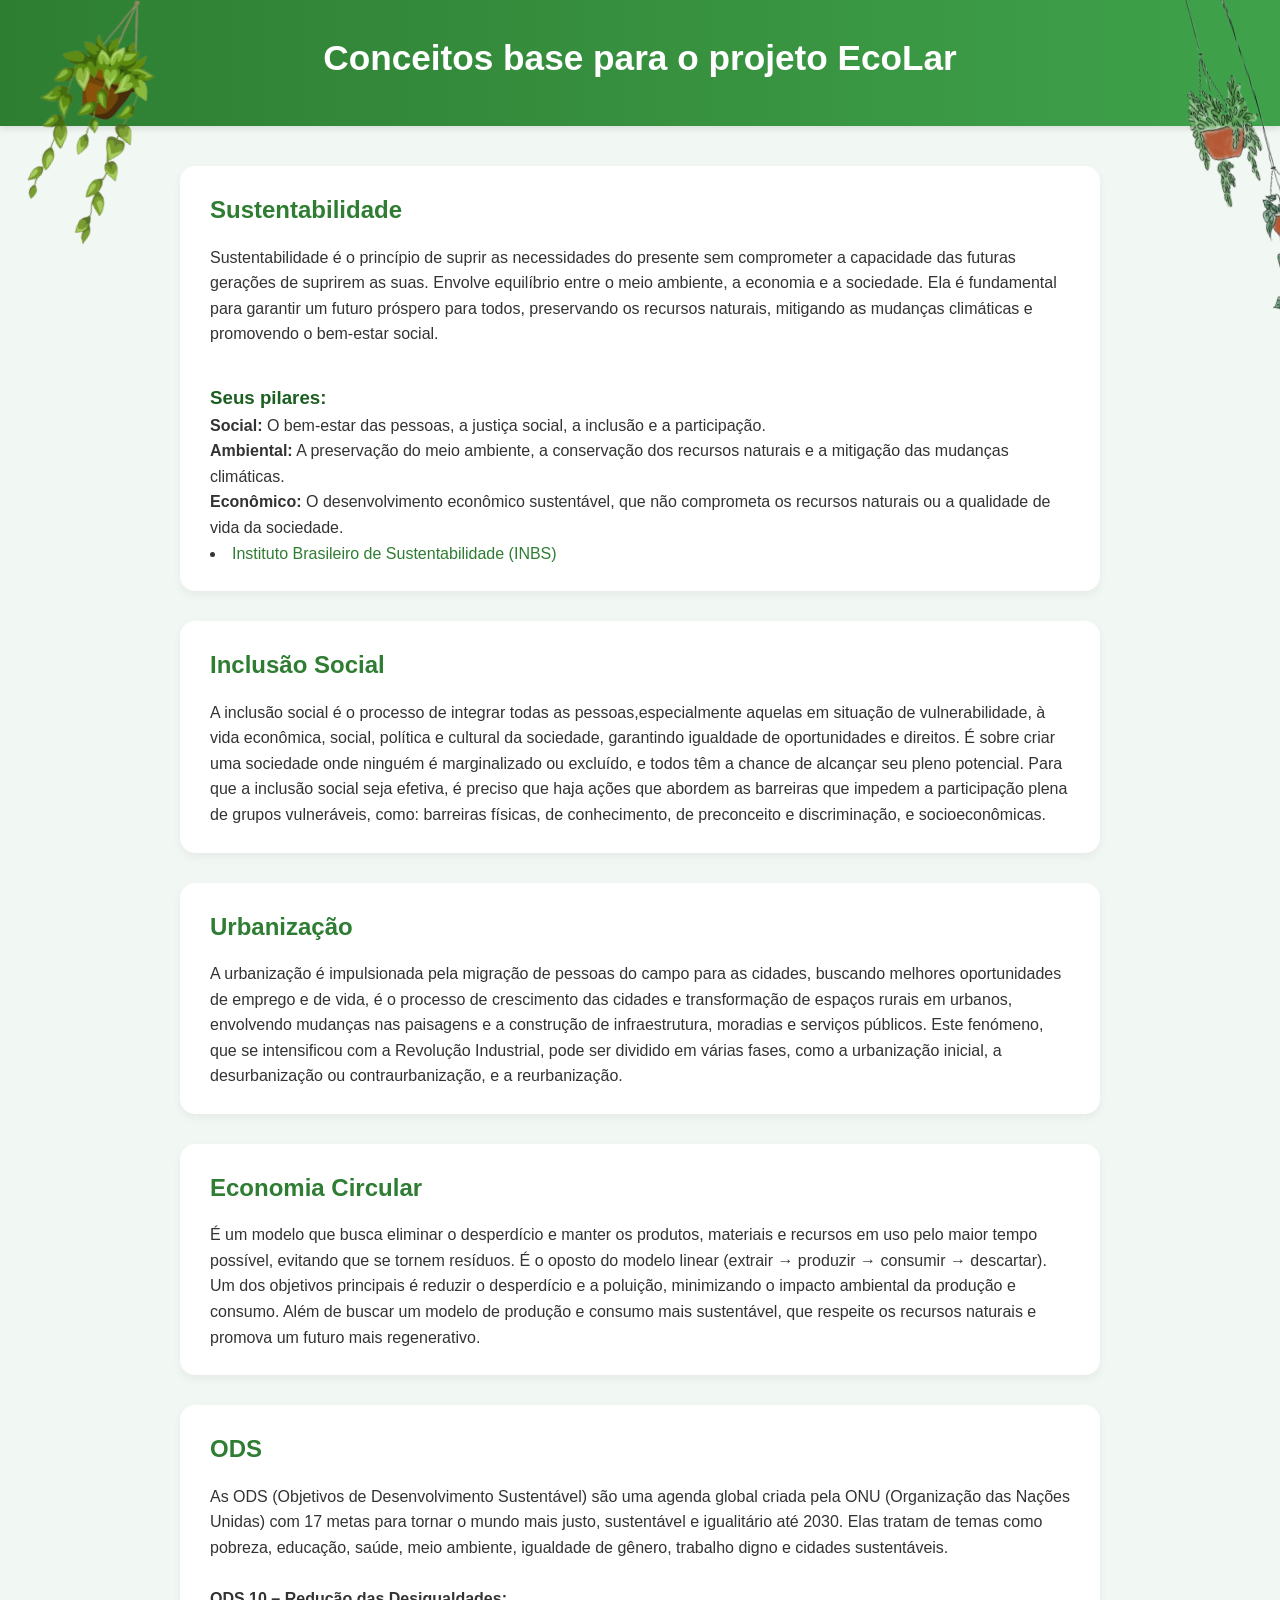
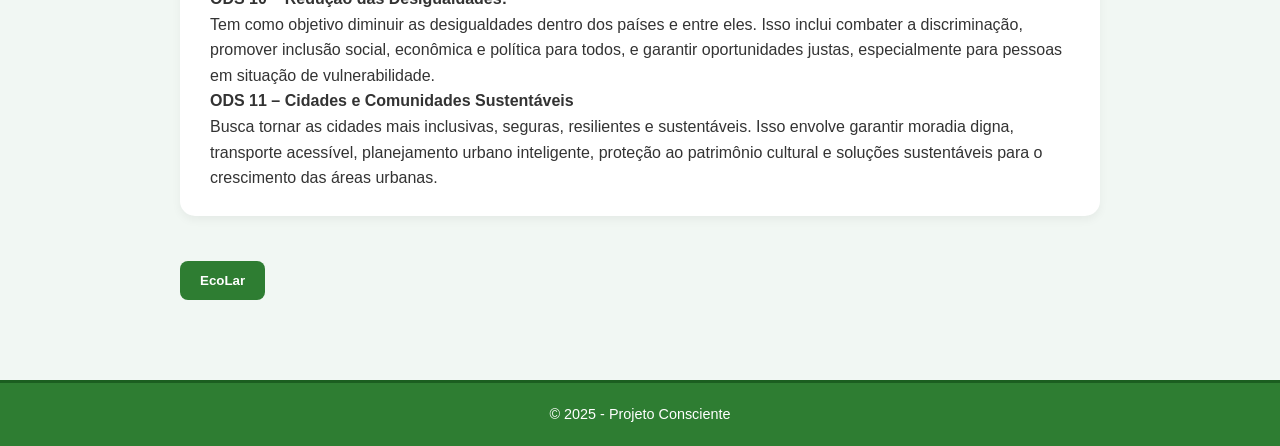
<file: index.html>
<!DOCTYPE html>
<html lang="pt-BR">

<head>
  <meta charset="UTF-8" />
  <meta name="viewport" content="width=device-width, initial-scale=1.0" />
  <title>Conceitos base para o projeto EcoLar</title>
  <link rel="stylesheet" href="style.css" />
  <link rel="shortcut icon" href="icon.ico" type="image/x-icon">
</head>

<body>
  <header>
      <img src="folha 2.png" class="folha-pendurada esquerda" alt="Folha esquerda" />
  <img src="foçha 1.png" class="folha-pendurada direita" alt="Folha direita" />
  <h1>Conceitos base para o projeto EcoLar</h1>
  </header>

  <main>
    <section id="sustentabilidade">
      <h2>Sustentabilidade</h2>
      <p>Sustentabilidade é o princípio de suprir as necessidades do presente sem comprometer a capacidade das futuras
        gerações de suprirem as suas. Envolve equilíbrio entre o meio ambiente, a economia e a sociedade. Ela é
        fundamental para garantir um futuro próspero para todos, preservando os recursos naturais, mitigando as mudanças
        climáticas e promovendo o bem-estar social. <br> <br>
      <h3>Seus pilares:</h3> <strong>Social:</strong> O bem-estar das pessoas, a justiça social, a inclusão e a
      participação. <br>
      <strong>Ambiental:</strong> A preservação do meio ambiente, a conservação dos recursos naturais e a mitigação das
      mudanças
      climáticas. <br>
      <strong>Econômico:</strong> O desenvolvimento econômico sustentável, que não comprometa os recursos naturais ou a
      qualidade de
      vida da sociedade.</p>
      <li><a href="https://inbs.com.br/" target="_blank" external>Instituto Brasileiro de Sustentabilidade (INBS)
        </a></li>
      </div>
    </section>

    <section id="desigualdade">
      <h2>Inclusão Social</h2>
      <p>
        A inclusão social é o processo de integrar todas as pessoas,especialmente aquelas em situação de
        vulnerabilidade, à vida econômica, social, política e cultural da sociedade, garantindo igualdade de
        oportunidades e direitos. É sobre criar uma sociedade onde ninguém é marginalizado ou excluído, e todos têm a
        chance de alcançar seu pleno potencial. Para que a inclusão social seja efetiva, é preciso que haja ações que
        abordem as barreiras que impedem a participação plena de grupos vulneráveis, como: barreiras físicas, de
        conhecimento, de preconceito e discriminação, e socioeconômicas.</p>
      </div>
    </section>

    <section id="urbanização">
      <h2>Urbanização</h2>
      <p>
        A urbanização é impulsionada pela migração de pessoas do campo para as cidades, buscando melhores oportunidades
        de emprego e de vida, é o processo de crescimento das cidades e transformação de espaços rurais em urbanos,
        envolvendo mudanças nas paisagens e a construção de infraestrutura, moradias e serviços públicos. Este fenómeno,
        que se intensificou com a Revolução Industrial, pode ser dividido em várias fases, como a urbanização inicial, a
        desurbanização ou contraurbanização, e a reurbanização.</p>
      </div>
    </section>

    <section id="desigualdade">
      <h2>Economia Circular</h2>
      <p>É um modelo que busca eliminar o desperdício e manter os produtos, materiais e recursos em uso pelo maior tempo
        possível, evitando que se tornem resíduos. É o oposto do modelo linear (extrair → produzir → consumir →
        descartar). Um dos objetivos principais é reduzir o desperdício e a poluição, minimizando o impacto ambiental da
        produção e consumo. Além de buscar um modelo de produção e consumo mais sustentável, que respeite os recursos
        naturais e promova um futuro mais regenerativo.</p>
      </div>
    </section>

    <section id="desigualdade">
      <h2>ODS</h2>
      <p>
        As ODS (Objetivos de Desenvolvimento Sustentável) são uma agenda global criada pela ONU (Organização das Nações
        Unidas) com 17 metas para tornar o mundo mais justo, sustentável e igualitário até 2030. Elas tratam de temas
        como pobreza, educação, saúde, meio ambiente, igualdade de gênero, trabalho digno e cidades sustentáveis.
        <br>
        <br>
        <strong>ODS 10 – Redução das Desigualdades:</strong>
        <br>
        Tem como objetivo diminuir as desigualdades dentro dos países e entre eles. Isso inclui combater a
        discriminação, promover inclusão social, econômica e política para todos, e garantir oportunidades justas,
        especialmente para pessoas em situação de vulnerabilidade.
        <br>
        <strong>ODS 11 – Cidades e Comunidades Sustentáveis</strong>
        <br>
        Busca tornar as cidades mais inclusivas, seguras, resilientes e sustentáveis. Isso envolve garantir moradia
        digna, transporte acessível, planejamento urbano inteligente, proteção ao patrimônio cultural e soluções
        sustentáveis para o crescimento das áreas urbanas.
      </p>
      </div>
    </section>
    <button onclick="mostrarMais('mais-desigualdade')">EcoLar</button>
    <div id="mais-desigualdade" class="escondido">
      <p>Venha ver mai͏s sobre o͏ <a href="site do shopping/index.html">EcoLar Shopping</a> ao entrar no site! ͏Lá ͏você
        ͏acha tud͏o s͏obre nossos projetos que ajudam o meio ambi͏e͏nte, a ação de moradias para pessoa͏s sem lares,
        programação de ͏eventos, lojas e muit͏o mais. Descubra como ͏é po͏ssível ͏fazer compras de um j͏eito ͏consciente
        e ser parte de uma cidade ma͏is ͏equitativa e verde.</p>
    </div>
  </main>

  <footer>
    <p>© 2025 - Projeto Consciente</p>
  </footer>

  <script src="script.js"></script>
</body>

</html>
</file>
<file: style.css>
body{
    font-family: 'Segoe UI', sans-serif;
    margin: 0;
    background-color: #F2F0EF;
    color: #333;
}

header {
    background-color: #2e7e32;
    color: white;
    padding: 20px;
    text-align: center;
}

nav ul {
    list-style: none;
    display: flex;
    justify-content: center;
    gap: 20px;
    margin-top: 10px;
}

nav ul li a {
    color: white;
    text-decoration: none;
    font-weight: bold;
}
 
main {
    padding: 40px 20px;
    max-width: 900px;
    margin: auto;
}

section {
    background-color: white;
    padding: 20px;
    margin-bottom: 30px;
    border-radius: 10px;
    box-shadow: 0 2px 6px rgba(0,0,0,0.1);
}

button {
    background-color: #2e7d32;
    color: white;
    border: none;
    padding: 10px 16px;
}

button:hover {
    background-color: #1b5e20;

}

footer {
    background: #ddd;
    text-align: center;
    padding: 15px;
    font-size: 14px;
    margin-top: 40px;
}

.escondido {
    display: none;
    margin-top: 10px;
    font-family: 'Times New Roman', Times, serif;
}

.folha {
    position: absolute;
    width: 80px;
    z-index: 1;
    opacity: 0.9;
  }
  
  .folha-top-left {
    top: 10px;
    left: 10px;
    transform: rotate(80deg);
  }
  
  .folha-top-right {
    top: 10px;
    right: 10px;
    transform: rotate(-40deg);
  }


.escondido-js {
  opacity: 0;
  transform: translateY(30px);
  transition: all 0.6s ease-out;
}

.animado {
  opacity: 1;
  transform: translateY(0);
}


button.clicado {
  background-color: #4caf50 !important;
  transform: scale(1.05);
}


* {
  margin: 0;
  padding: 0;
  box-sizing: border-box;
}


body {
  font-family: 'Segoe UI', sans-serif;
  background-color: #f1f7f3;
  color: #333;
  line-height: 1.6;
}

header {
  background: linear-gradient(to right, #2e7e32, #3fa24b);
  color: white;
  padding: 30px 20px;
  text-align: center;
  box-shadow: 0 3px 6px rgba(0,0,0,0.1);
}

header h1 {
  font-size: 2.2rem;
  margin-bottom: 10px;
}

nav ul {
  list-style: none;
  display: flex;
  justify-content: center;
  flex-wrap: wrap;
  gap: 15px;
}

nav ul li a {
  color: white;
  text-decoration: none;
  font-weight: bold;
  padding: 6px 12px;
  border-radius: 5px;
  transition: background 0.3s;
}

nav ul li a:hover {
  background: rgba(255, 255, 255, 0.2);
}

main {
  padding: 40px 20px;
  max-width: 960px;
  margin: auto;
}


section {
  background-color: white;
  padding: 25px 30px;
  margin-bottom: 30px;
  border-radius: 15px;
  box-shadow: 0 4px 10px rgba(0, 0, 0, 0.05);
  transition: transform 0.3s;
}

section:hover {
  transform: translateY(-3px);
}

h2 {
  color: #2e7d32;
  margin-bottom: 15px;
}

h3 {
  color: #1b5e20;
  margin-top: 10px;
}

a {
  color: #2e7d32;
  text-decoration: none;
}

a:hover {
  text-decoration: underline;
}


button {
  background-color: #2e7d32;
  color: white;
  border: none;
  padding: 12px 20px;
  border-radius: 8px;
  cursor: pointer;
  font-weight: bold;
  margin-top: 15px;
  transition: background 0.3s, transform 0.2s;
}

button:hover {
  background-color: #1b5e20;
  transform: scale(1.03);
}

button.clicado {
  background-color: #4caf50 !important;
}


.escondido {
  display: none;
  margin-top: 15px;
  font-size: 1rem;
  background-color: #e8f5e9;
  padding: 15px;
  border-left: 4px solid #388e3c;
  border-radius: 10px;
}


.folha {
  position: absolute;
  width: 70px;
  z-index: 1;
  opacity: 0.8;
}

.folha-top-left {
  top: 10px;
  left: 10px;
  transform: rotate(80deg);
}

.folha-top-right {
  top: 10px;
  right: 10px;
  transform: rotate(-40deg);
}


.escondido-js {
  opacity: 0;
  transform: translateY(30px);
  transition: all 0.6s ease-out;
}

.animado {
  opacity: 1;
  transform: translateY(0);
}

footer {
  background: #2e7d32;
  color: white;
  text-align: center;
  padding: 20px;
  font-size: 0.9rem;
  margin-top: 40px;
  border-top: 3px solid #1b5e20;
}


@media (max-width: 600px) {
  nav ul {
    flex-direction: column;
    gap: 10px;
  }

  section {
    padding: 20px;
  }

  .folha {
    display: none;
  }
}

.folha-pendurada {
  position: fixed;
  width: 70px;
  top: 0;
  z-index: 999;
  opacity: 0.85;
  animation: balancar 3s ease-in-out infinite;
  transform-origin: top center;
}

.folha-pendurada.esquerda {
  left: 10px;
  transform: rotate(20deg);
  width: 250px;
}

.folha-pendurada.direita {
  width: 250px;
  height: 400px;
  right: 10px;
  transform: rotate(-15deg);
}

@keyframes balancar {
  0% { transform: rotate(0deg); }
  50% { transform: rotate(5deg); }
  100% { transform: rotate(0deg); }
}

.folha-pendurada::before {
  content: '';
  position: absolute;
  top: 0;
  left: 50%;
  height: 20px;
  width: 2px;
  background: #444;
  transform: translateX(-50%);
}
</file>
